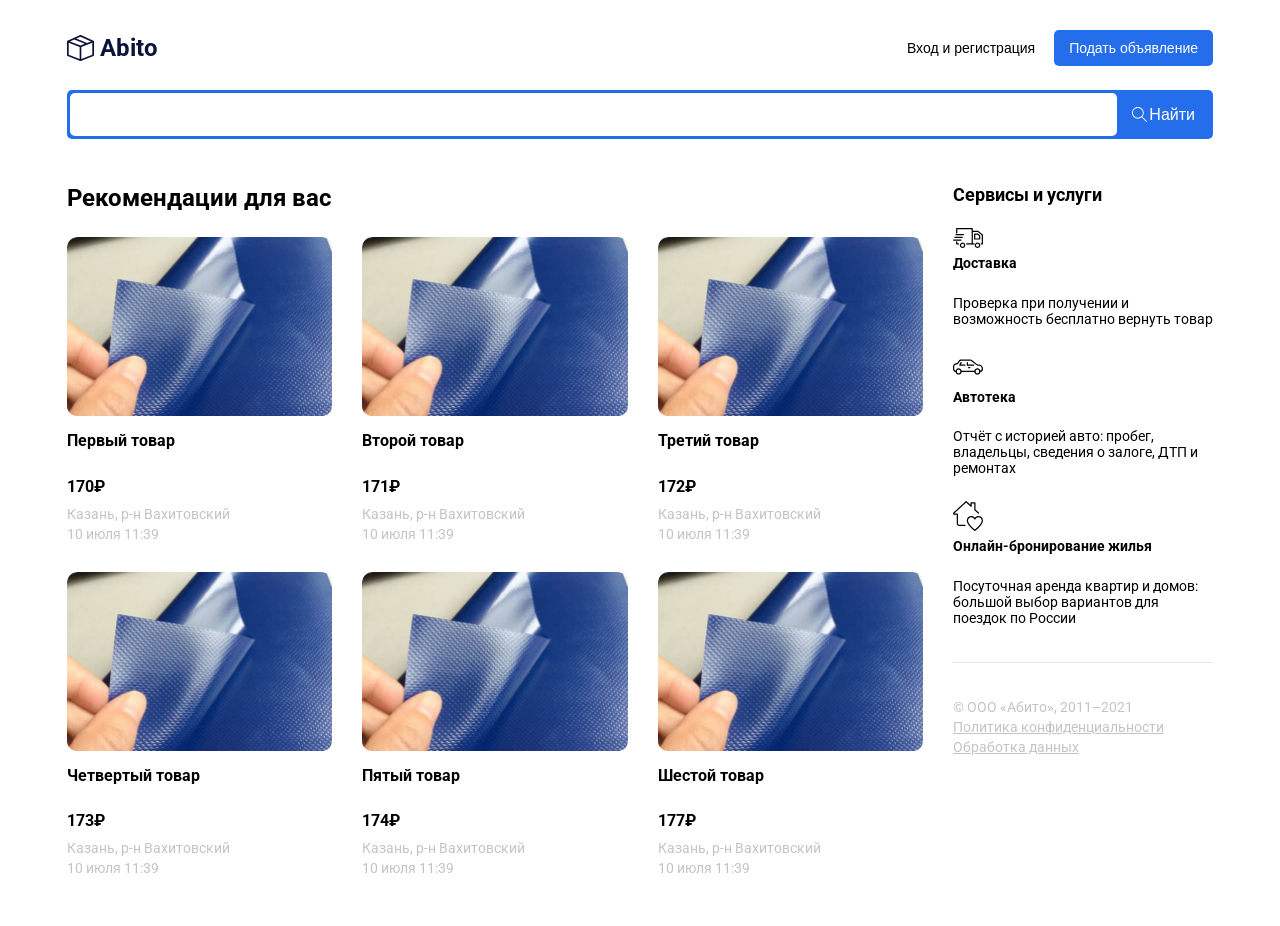
<file: index.html>
<!DOCTYPE html>
<html lang="en">

<head>
    <meta charset="UTF-8">
    <meta name="viewport" content="width=device-width, initial-scale=1.0">
    <link rel="preconnect" href="https://fonts.googleapis.com">
    <link rel="preconnect" href="https://fonts.gstatic.com" crossorigin>
    <link href="https://fonts.googleapis.com/css2?family=Roboto:ital,wght@0,100..900;1,100..900&display=swap"
        rel="stylesheet">
    <link rel="stylesheet" href="./style.css">
    <script src="./script.js" defer></script>
    <title>Abito</title>
</head>

<body>
    <header class="header">
        <div class="container">
            <div class="header-box">
                <a href="./index.html" class="header-logo">
                    <img src="./images/logo.svg" alt="logo">
                    <span>Abito</span>
                </a>
                <div class="header-controls">
                    <button class="btn btn-outline">Вход и регистрация</button>
                    <button class="btn btn-primary">Подать объявление</button>
                </div>

                <div class="header-burger">
                    <img src="./images/burger.svg" alt="burger">
                </div>
            </div>
        </div>
    </header>

    <main>
        <section class="search">
            <div class="container">
                <div class="search-box">
                    <input type="text">
                    <button class="btn btn-primary search-btn">
                        <img class="search-btn__icon" src="./images/search.svg" alt="">
                        <span class="search-btn__text">Найти</span>
                    </button>
                </div>
            </div>
        </section>

        <section class="content">
            <div class="container">
                <div class="content-box">
                    <div class="content-main">
                        <h2 class="content-main__title">Рекомендации для вас</h2>

                        <div class="content-main__list">
                        </div>
                    </div>
                    <div class="content-side">
                        <h3 class="content-side__title">Сервисы и услуги</h3>
                        <div class="content-side__box">
                            <div class="content-side__list">
                                <div class="content-side-item">
                                    <img class="content-side-item--img" src="./images/delivery.svg" alt="delivery">
                                    <h5 class="content-side-item--title">Доставка</h5>
                                    <p class="content-side-item--text">Проверка при получении и возможность бесплатно
                                        вернуть товар</p>
                                </div>
                                <div class="content-side-item">
                                    <img class="content-side-item--img" src="./images/car.svg" alt="auto">
                                    <h5 class="content-side-item--title">Автотека</h5>
                                    <p class="content-side-item--text">Отчёт с историей авто: пробег, владельцы,
                                        сведения о залоге, ДТП и ремонтах</p>
                                </div>
                                <div class="content-side-item">
                                    <img class="content-side-item--img" src="./images/homelove.svg" alt="">
                                    <h5 class="content-side-item--title">Онлайн-бронирование жилья</h5>
                                    <p class="content-side-item--text">Посуточная аренда квартир и домов: большой выбор
                                        вариантов для поездок по России</p>
                                </div>
                            </div>
                            <div class="content-side__footer">
                                <p class="content-side__footer--item">
                                    © ООО «Абито», 2011–2021
                                </p>
                                <a href="#" class="content-side__footer--item">
                                    Политика конфиденциальности
                                </a>
                                <a href="#" class="content-side__footer--item">
                                    Обработка данных
                                </a>
                            </div>
                        </div>
                    </div>
                </div>
            </div>
        </section>
    </main>
</body>

</html>
</file>
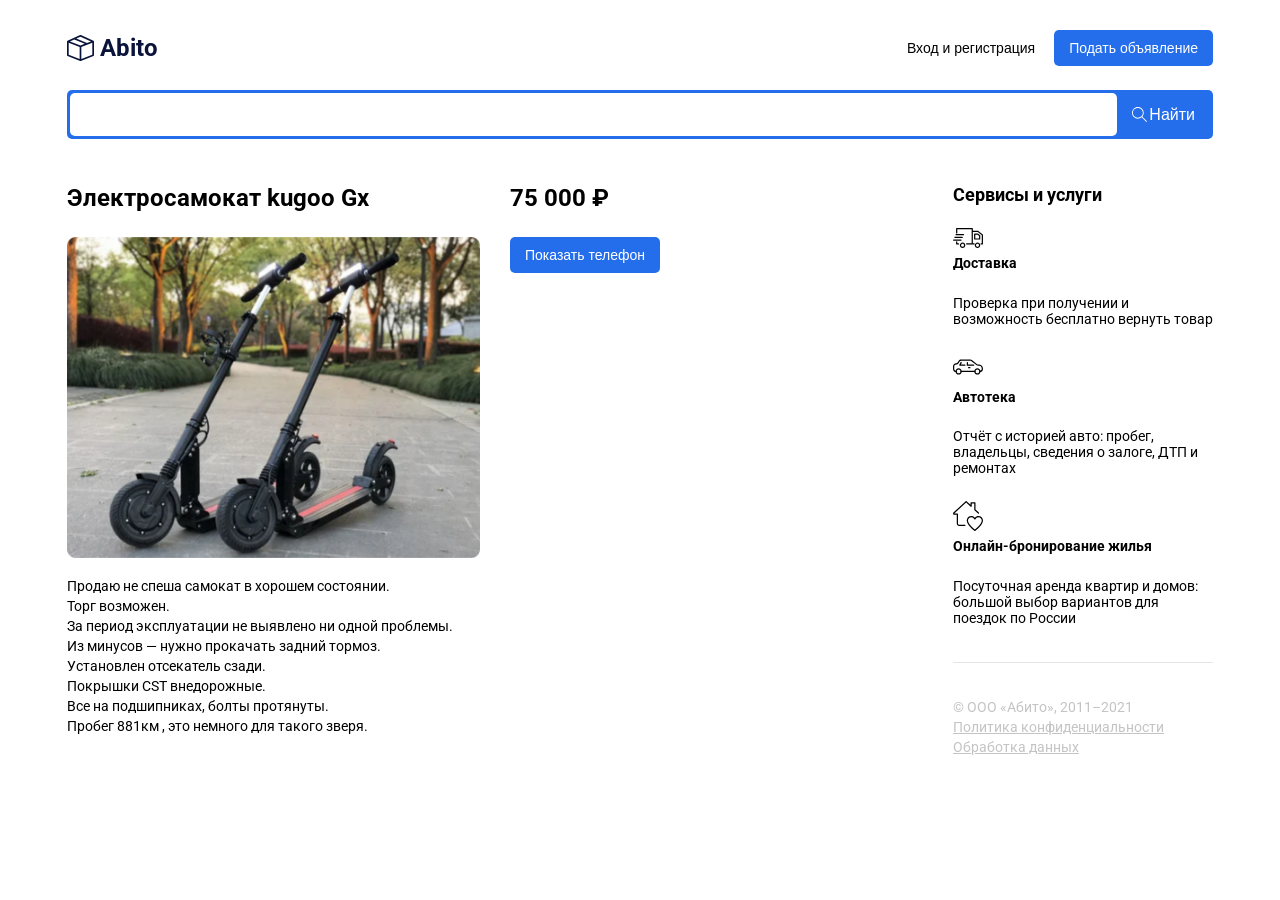
<file: product.html>
<!DOCTYPE html>
<html lang="en">

<head>
    <meta charset="UTF-8">
    <meta name="viewport" content="width=device-width, initial-scale=1.0">
    <link rel="preconnect" href="https://fonts.googleapis.com">
    <link rel="preconnect" href="https://fonts.gstatic.com" crossorigin>
    <link href="https://fonts.googleapis.com/css2?family=Roboto:ital,wght@0,100..900;1,100..900&display=swap"
        rel="stylesheet">
    <link rel="stylesheet" href="./style.css">
    <title>Abito</title>
</head>

<body>
    <header class="header">
        <div class="container">
            <div class="header-box">
                <a href="./index.html" class=" header-logo">
                    <img src="./images/logo.svg" alt="logo">
                    <span>Abito</span>
                </a>
                <div class="header-controls">
                    <button class="btn btn-outline">Вход и регистрация</button>
                    <button class="btn btn-primary">Подать объявление</button>
                </div>

                <div class="header-burger">
                    <img src="./images/burger.svg" alt="burger">
                </div>
            </div>
        </div>
    </header>

    <main>
        <section class="search">
            <div class="container">
                <div class="search-box">
                    <input type="text">
                    <button class="btn btn-primary search-btn">
                        <img class="search-btn__icon" src="./images/search.svg" alt="">
                        <span class="search-btn__text">Найти</span>
                    </button>
                </div>
            </div>
        </section>

        <section class="content">
            <div class="container">
                <div class="content-box">
                    <div class="content-product">
                        <div class="content-product__left">
                            <h2 class="content-product__title">Электросамокат kugoo Gx</h2>
                            <img class="content-product__img" src="./images/product-image.jpg" alt="product-image">
                            <p class="content-product__text">
                                Продаю не спеша самокат в хорошем состоянии. <br>
                                Торг возможен.<br>
                                За период эксплуатации не выявлено ни одной проблемы.<br>
                                Из минусов — нужно прокачать задний тормоз.<br>
                                Установлен отсекатель сзади.<br>
                                Покрышки CST внедорожные.<br>
                                Все на подшипниках, болты протянуты.<br>
                                Пробег 881км , это немного для такого зверя.
                            </p>
                        </div>
                        <div class="content-product__right">
                            <h2 class="content-product__price">75 000 ₽</h2>
                            <button class="btn btn-primary btn-large">Показать телефон</button>
                        </div>
                    </div>
                    <div class="content-side">
                        <h3 class="content-side__title">Сервисы и услуги</h3>
                        <div class="content-side__box">
                            <div class="content-side__list">
                                <div class="content-side-item">
                                    <img class="content-side-item--img" src="./images/delivery.svg" alt="delivery">
                                    <h5 class="content-side-item--title">Доставка</h5>
                                    <p class="content-side-item--text">Проверка при получении и возможность бесплатно
                                        вернуть товар</p>
                                </div>
                                <div class="content-side-item">
                                    <img class="content-side-item--img" src="./images/car.svg" alt="auto">
                                    <h5 class="content-side-item--title">Автотека</h5>
                                    <p class="content-side-item--text">Отчёт с историей авто: пробег, владельцы,
                                        сведения о залоге, ДТП и ремонтах</p>
                                </div>
                                <div class="content-side-item">
                                    <img class="content-side-item--img" src="./images/homelove.svg" alt="">
                                    <h5 class="content-side-item--title">Онлайн-бронирование жилья</h5>
                                    <p class="content-side-item--text">Посуточная аренда квартир и домов: большой выбор
                                        вариантов для поездок по России</p>
                                </div>
                            </div>
                            <div class="content-side__footer">
                                <p class="content-side__footer--item">
                                    © ООО «Абито», 2011–2021
                                </p>
                                <a href="#" class="content-side__footer--item">
                                    Политика конфиденциальности
                                </a>
                                <a href="#" class="content-side__footer--item">
                                    Обработка данных
                                </a>
                            </div>
                        </div>
                    </div>
                </div>
            </div>
        </section>
    </main>
</body>

</html>
</file>
<file: style.css>
html {
    box-sizing: border-box;
}

*,
::after,
::before {
    box-sizing: inherit;
}

body {
    margin: 0;
    font-family: 'Roboto', sans-serif;
}

.container {
    width: 100%;
    max-width: 1170px;
    padding: 0 12px;
    margin: 0 auto;
}

.btn {
    line-height: 16px;
    font-size: 14px;
    font-weight: 400;
    padding: 10px 15px;
    border-radius: 5px;
    border: none;
    cursor: pointer;
}

.btn-outline {
    background-color: transparent;
}

.btn-primary {
    background-color: rgba(37, 110, 235, 1);
    color: rgba(255, 255, 255, 1);
}

.header {
    padding-top: 30px;
    padding-bottom: 24px;
}

.header-box {
    display: flex;
    justify-content: space-between;
    align-items: center;
}

.header-logo {
    display: flex;
    justify-content: flex-start;
    align-items: center;
    text-decoration: none;
}

.header-logo span {
    line-height: 28px;
    font-size: 24px;
    font-weight: 700;
    margin-left: 6px;
    color: rgb(10, 20, 58);

}

.header-burger {
    width: 30px;
    height: 19px;
    display: none;
}

.search {
    margin-bottom: 45px;
}

.search-box {
    width: 100%;
    border-radius: 5px;
    background-color: rgba(37, 110, 235);
    padding: 3px;
    display: flex;
    align-items: center;
    justify-content: flex-start;
    min-width: 0;

}

.search-box input {
    flex-grow: 1;
    padding: 14px 22px;
    border-radius: 5px;
    outline: none;
    border: none;
}

.search-btn {
    display: flex;
    align-items: center;
}

.search-btn .search-btn__icon {
    width: 15px;
    height: 15px;
}

.search-btn .search-btn__text {
    margin-left: 2px;
    font-size: 16px;
    line-height: 19px;
}

.content {
    padding-bottom: 50px;
}

.content-box {
    display: flex;
    justify-content: space-between;
    align-items: flex-start;
    gap: 30px;
}

.content-main {
    flex-grow: 1;
}

.content-side {
    width: 260px;
    min-width: 260px;
}

.content-main__title {
    font-size: 24px;
    line-height: 28px;
    margin-top: 0;
    margin-bottom: 25px;
}

.content-main__list {
    display: flex;
    justify-content: space-between;
    flex-wrap: wrap;
    row-gap: 30px;

}

.content-main__list-item {
    width: calc((100% - 60px) / 3);
    display: flex;
    flex-direction: column;
    align-items: flex-start;
    border-radius: 10px;
    overflow: hidden;
    text-decoration: none;

}

.content-main__list-item--img {
    width: 100%;
    display: flex;
}

.content-main__list-item--img img {
    width: 100%;
}

.content-main__list-item--title {
    margin-top: 15px;
    margin-bottom: 5;
    font-size: 16px;
    line-height: 19px;
    color: #000;
}

.content-main__list-item:hover .content-main__list-item--title {
    color: rgba(37, 110, 235);
}


.content-main__list-item--price {
    font-size: 16px;
    line-height: 19px;
    margin-bottom: 10px;
    color: #000;
}

.content-main__list-item--desc-box {
    display: flex;
    flex-direction: column;
    row-gap: 4px;
}

.content-main__list-item--desc {
    font-size: 14px;
    line-height: 16px;
    color: rgb(196, 196, 196);
}


.content-side__title {
    font-size: 18px;
    line-height: 21px;
    margin-top: 0;
    margin-bottom: 23px;
}

.content-side__list {
    display: flex;
    flex-direction: column;
    justify-content: space-between;
    height: 100%;
    row-gap: 25px;
    border-bottom: 1px solid rgb(229, 229, 229);
    padding-bottom: 36px;
    margin-bottom: 36px;
}

.content-side-item {
    display: flex;
    flex-direction: column;
    align-items: flex-start;
}

.content-side-item--title {
    margin-top: 7px;
    margin-bottom: 5;
    font-size: 14px;
    line-height: 16px;
}

.content-side-item--text {
    font-size: 14px;
    line-height: 16px;
    margin: 0;
}

.content-side__footer {
    display: flex;
    flex-direction: column;
    gap: 4px;
}

.content-side__footer--item {
    color: rgb(196, 196, 196);
    margin: 0;
    font-size: 14px;
    line-height: 16px;
}

.content-product {
    display: flex;
    flex-grow: 1;
    gap: 30px;
}

.content-product__left {
    flex-basis: 50%;
}

.content-product__right {
    flex-basis: 50%;
}

.content-product__title,
.content-product__price {
    font-size: 24px;
    line-height: 28px;
    margin-top: 0;
    margin-bottom: 25px;
}

.content-product__img {
    width: 100%;
}

.content-product__text {
    font-size: 14px;
    line-height: 20px;
}

@media(max-width: 1200px) {
    .container {
        max-width: 930px;
    }

    .content-main__list-item {
        width: calc((100% - 30px) / 2)
    }
}

@media(max-width: 991px) {
    .container {
        max-width: 730px;
    }

    .content-box {
        flex-direction: column;
    }

    .content-main {
        width: 100%;
    }

    .content-side {
        width: 100%;
        min-width: none;
    }

    .content-product {
        flex-direction: column;
        width: 100%;
    }

    .content-product__left {
        flex-basis: 100%;
        width: 100%;
    }

    .content-product__right {
        flex-basis: 100%;
        width: 100%;
    }
}

@media(max-width: 786px) {
    .container {
        max-width: 100%;
    }

    .header-burger {
        display: block;
    }

    .header-controls {
        display: none;
    }

    .search-btn .search-btn__text {
        display: none;
    }
}

@media(max-width:480px) {
    .content-main__list-item {
        width: 100%;
    }
}
</file>
